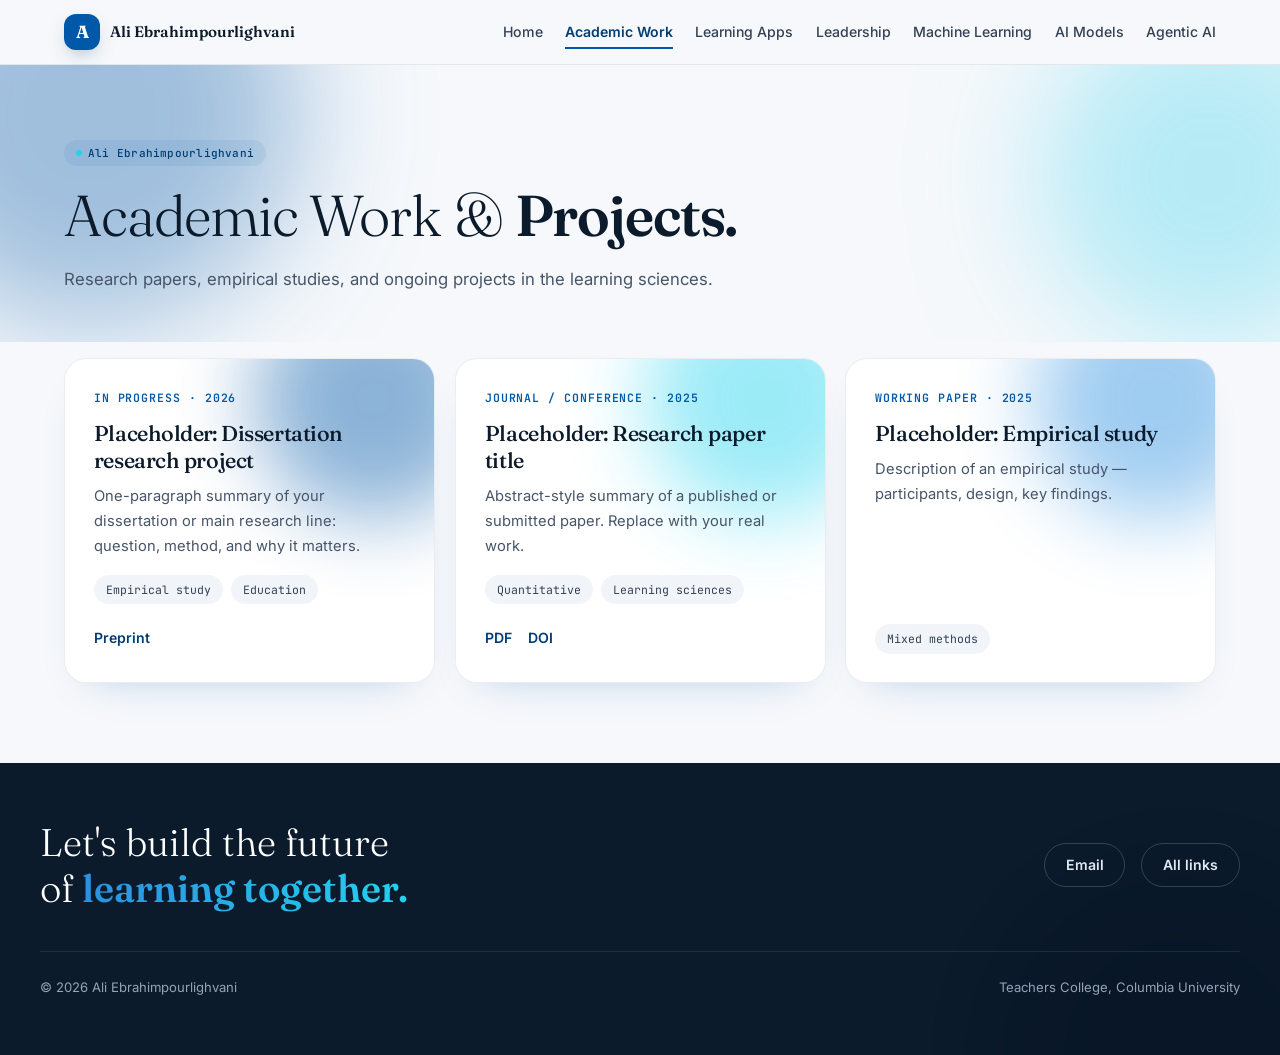
<file: academic.html>
<!DOCTYPE html>
<html lang="en">
<head>
  <meta charset="UTF-8" />
  <meta name="viewport" content="width=device-width, initial-scale=1.0" />
  <title>Academic Work & Projects — Ali Ebrahimpourlighvani</title>
  <meta name="description" content="Research papers, empirical studies, and ongoing projects in the learning sciences." />
  <link rel="preconnect" href="https://fonts.googleapis.com" />
  <link rel="preconnect" href="https://fonts.gstatic.com" crossorigin />
  <link href="https://fonts.googleapis.com/css2?family=Fraunces:opsz,wght@9..144,300;9..144,400;9..144,500;9..144,600;9..144,700&family=Inter:wght@300;400;500;600;700&family=JetBrains+Mono:wght@400;500&display=swap" rel="stylesheet" />
  <link rel="stylesheet" href="style.css" />
</head>
<body>
  <nav class="site-nav">
    <div class="nav-inner">
      <a class="brand" href="index.html">
        <span class="mark">A</span>
        <span class="name">Ali Ebrahimpourlighvani</span>
      </a>
      <button id="nav-toggle" aria-label="Open menu" aria-expanded="false">
        <svg viewBox="0 0 24 24" aria-hidden="true"><line x1="3" y1="6" x2="21" y2="6"/><line x1="3" y1="12" x2="21" y2="12"/><line x1="3" y1="18" x2="21" y2="18"/></svg>
      </button>
      <ul class="nav-links">
        <li><a href="index.html">Home</a></li>
        <li><a href="academic.html">Academic Work</a></li>
        <li><a href="learning-apps.html">Learning Apps</a></li>
        <li><a href="leadership.html">Leadership</a></li>
        <li><a href="machine-learning.html">Machine Learning</a></li>
        <li><a href="ai-models.html">AI Models</a></li>
        <li><a href="agentic-ai.html">Agentic AI</a></li>
      </ul>
    </div>
  </nav>

  <div class="page-hero">
    <div class="blob" style="width:420px;height:420px;background:#0058A8;top:-160px;left:-120px;opacity:.35"></div>
    <div class="blob" style="width:340px;height:340px;background:#22D3EE;top:-60px;right:-100px;animation-delay:-7s;opacity:.3"></div>
    <header class="page-hero-inner reveal">
      <span class="tag" style="margin-bottom:1.2rem"><span class="dot"></span> Ali Ebrahimpourlighvani</span>
      <h1>Academic Work &amp; <b>Projects.</b></h1>
      <p class="lede">Research papers, empirical studies, and ongoing projects in the learning sciences.</p>
    </header>
  </div>

  <main class="page-main">
    <div id="cards" class="grid"></div>
  </main>

  <footer>
    <div class="blob" style="width:400px;height:400px;background:#0058A8;bottom:-200px;right:-100px;opacity:.3"></div>
    <div class="footer-inner">
      <div class="big">Let's build the future<br />of <b>learning together.</b></div>
      <div class="footer-links"><a href="mailto:ae2936@tc.columbia.edu">Email</a><a href="index.html#contact">All links</a></div>
    </div>
    <div class="footer-base">
      <span>&copy; <span data-year></span> Ali Ebrahimpourlighvani</span>
      <span>Teachers College, Columbia University</span>
    </div>
  </footer>

  <script src="content.js"></script>
  <script src="main.js"></script>
  <script>document.addEventListener("DOMContentLoaded", () => renderSection("academic"));</script>
</body>
</html>
</file>
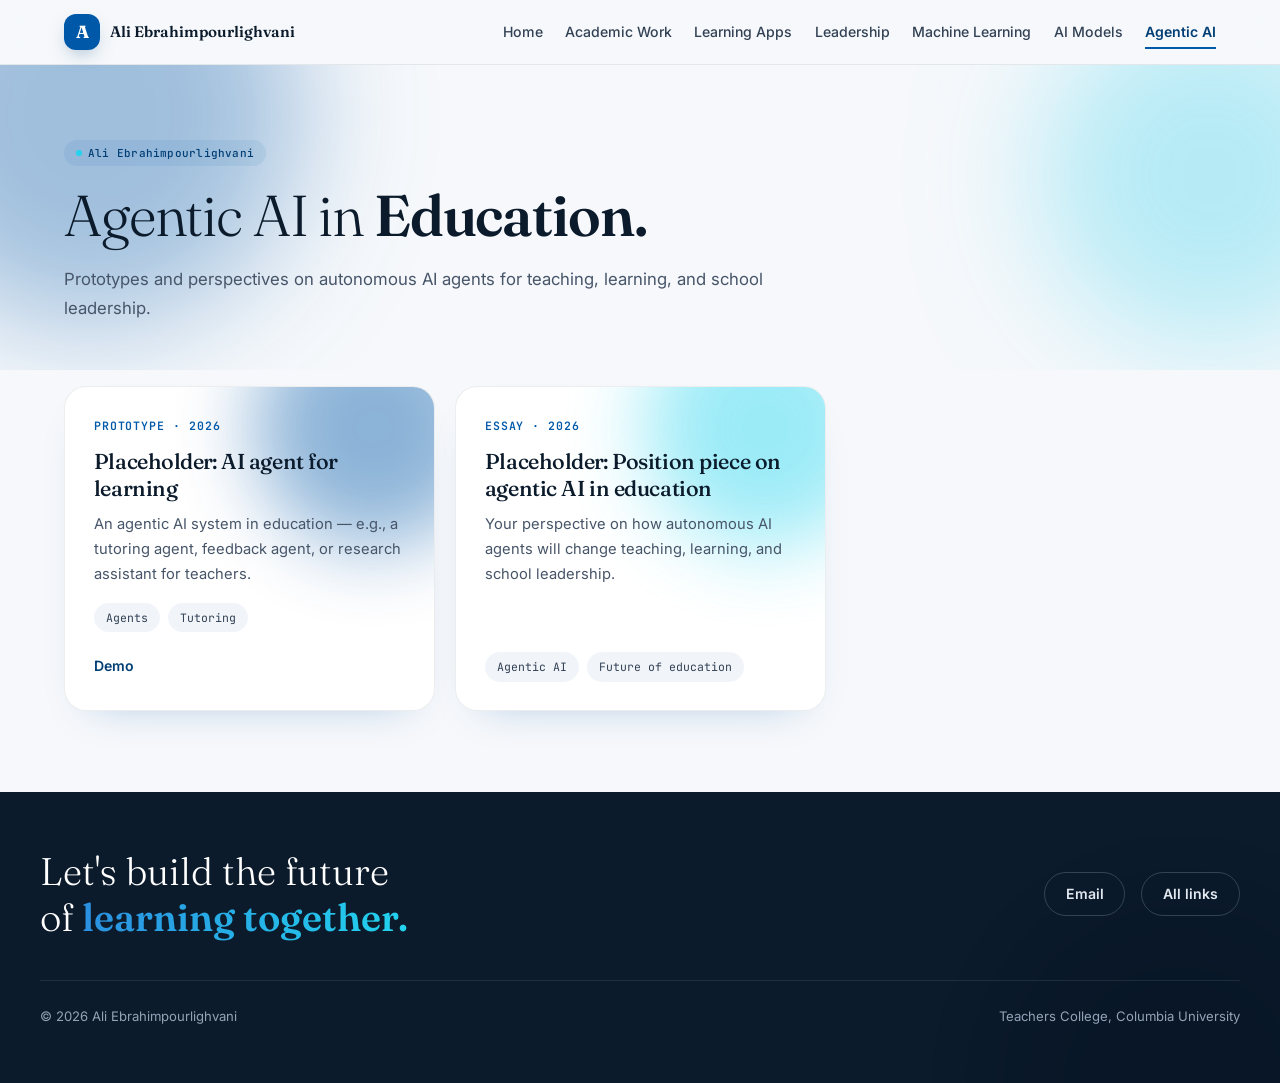
<file: agentic-ai.html>
<!DOCTYPE html>
<html lang="en">
<head>
  <meta charset="UTF-8" />
  <meta name="viewport" content="width=device-width, initial-scale=1.0" />
  <title>Agentic AI in Education — Ali Ebrahimpourlighvani</title>
  <meta name="description" content="Prototypes and perspectives on autonomous AI agents for teaching, learning, and school leadership." />
  <link rel="preconnect" href="https://fonts.googleapis.com" />
  <link rel="preconnect" href="https://fonts.gstatic.com" crossorigin />
  <link href="https://fonts.googleapis.com/css2?family=Fraunces:opsz,wght@9..144,300;9..144,400;9..144,500;9..144,600;9..144,700&family=Inter:wght@300;400;500;600;700&family=JetBrains+Mono:wght@400;500&display=swap" rel="stylesheet" />
  <link rel="stylesheet" href="style.css" />
</head>
<body>
  <nav class="site-nav">
    <div class="nav-inner">
      <a class="brand" href="index.html">
        <span class="mark">A</span>
        <span class="name">Ali Ebrahimpourlighvani</span>
      </a>
      <button id="nav-toggle" aria-label="Open menu" aria-expanded="false">
        <svg viewBox="0 0 24 24" aria-hidden="true"><line x1="3" y1="6" x2="21" y2="6"/><line x1="3" y1="12" x2="21" y2="12"/><line x1="3" y1="18" x2="21" y2="18"/></svg>
      </button>
      <ul class="nav-links">
        <li><a href="index.html">Home</a></li>
        <li><a href="academic.html">Academic Work</a></li>
        <li><a href="learning-apps.html">Learning Apps</a></li>
        <li><a href="leadership.html">Leadership</a></li>
        <li><a href="machine-learning.html">Machine Learning</a></li>
        <li><a href="ai-models.html">AI Models</a></li>
        <li><a href="agentic-ai.html">Agentic AI</a></li>
      </ul>
    </div>
  </nav>

  <div class="page-hero">
    <div class="blob" style="width:420px;height:420px;background:#0058A8;top:-160px;left:-120px;opacity:.35"></div>
    <div class="blob" style="width:340px;height:340px;background:#22D3EE;top:-60px;right:-100px;animation-delay:-7s;opacity:.3"></div>
    <header class="page-hero-inner reveal">
      <span class="tag" style="margin-bottom:1.2rem"><span class="dot"></span> Ali Ebrahimpourlighvani</span>
      <h1>Agentic AI in <b>Education.</b></h1>
      <p class="lede">Prototypes and perspectives on autonomous AI agents for teaching, learning, and school leadership.</p>
    </header>
  </div>

  <main class="page-main">
    <div id="cards" class="grid"></div>
  </main>

  <footer>
    <div class="blob" style="width:400px;height:400px;background:#0058A8;bottom:-200px;right:-100px;opacity:.3"></div>
    <div class="footer-inner">
      <div class="big">Let's build the future<br />of <b>learning together.</b></div>
      <div class="footer-links"><a href="mailto:ae2936@tc.columbia.edu">Email</a><a href="index.html#contact">All links</a></div>
    </div>
    <div class="footer-base">
      <span>&copy; <span data-year></span> Ali Ebrahimpourlighvani</span>
      <span>Teachers College, Columbia University</span>
    </div>
  </footer>

  <script src="content.js"></script>
  <script src="main.js"></script>
  <script>document.addEventListener("DOMContentLoaded", () => renderSection("agentic"));</script>
</body>
</html>
</file>
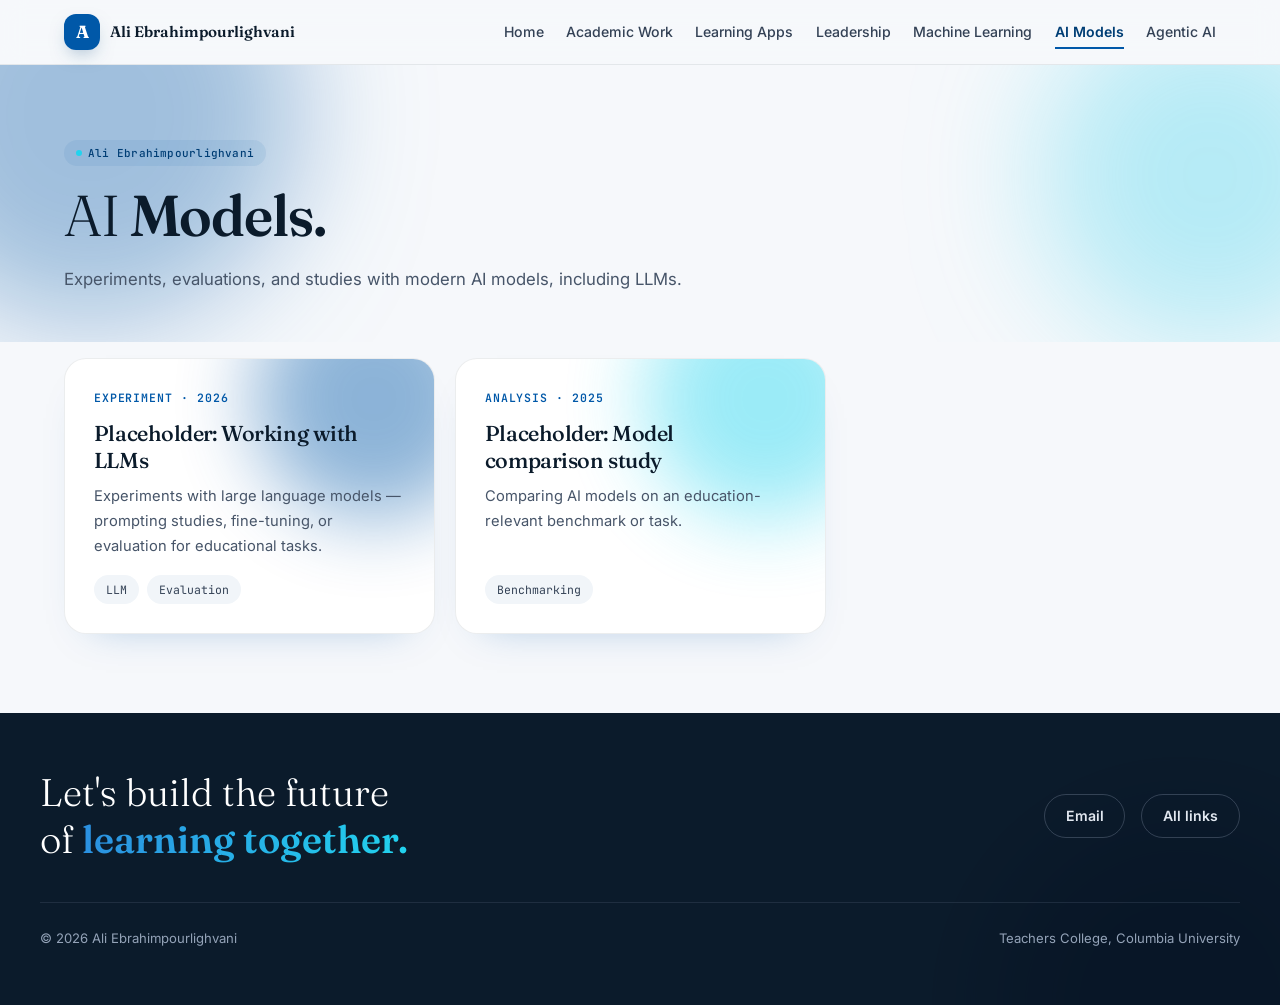
<file: ai-models.html>
<!DOCTYPE html>
<html lang="en">
<head>
  <meta charset="UTF-8" />
  <meta name="viewport" content="width=device-width, initial-scale=1.0" />
  <title>AI Models — Ali Ebrahimpourlighvani</title>
  <meta name="description" content="Experiments, evaluations, and studies with modern AI models, including LLMs." />
  <link rel="preconnect" href="https://fonts.googleapis.com" />
  <link rel="preconnect" href="https://fonts.gstatic.com" crossorigin />
  <link href="https://fonts.googleapis.com/css2?family=Fraunces:opsz,wght@9..144,300;9..144,400;9..144,500;9..144,600;9..144,700&family=Inter:wght@300;400;500;600;700&family=JetBrains+Mono:wght@400;500&display=swap" rel="stylesheet" />
  <link rel="stylesheet" href="style.css" />
</head>
<body>
  <nav class="site-nav">
    <div class="nav-inner">
      <a class="brand" href="index.html">
        <span class="mark">A</span>
        <span class="name">Ali Ebrahimpourlighvani</span>
      </a>
      <button id="nav-toggle" aria-label="Open menu" aria-expanded="false">
        <svg viewBox="0 0 24 24" aria-hidden="true"><line x1="3" y1="6" x2="21" y2="6"/><line x1="3" y1="12" x2="21" y2="12"/><line x1="3" y1="18" x2="21" y2="18"/></svg>
      </button>
      <ul class="nav-links">
        <li><a href="index.html">Home</a></li>
        <li><a href="academic.html">Academic Work</a></li>
        <li><a href="learning-apps.html">Learning Apps</a></li>
        <li><a href="leadership.html">Leadership</a></li>
        <li><a href="machine-learning.html">Machine Learning</a></li>
        <li><a href="ai-models.html">AI Models</a></li>
        <li><a href="agentic-ai.html">Agentic AI</a></li>
      </ul>
    </div>
  </nav>

  <div class="page-hero">
    <div class="blob" style="width:420px;height:420px;background:#0058A8;top:-160px;left:-120px;opacity:.35"></div>
    <div class="blob" style="width:340px;height:340px;background:#22D3EE;top:-60px;right:-100px;animation-delay:-7s;opacity:.3"></div>
    <header class="page-hero-inner reveal">
      <span class="tag" style="margin-bottom:1.2rem"><span class="dot"></span> Ali Ebrahimpourlighvani</span>
      <h1>AI <b>Models.</b></h1>
      <p class="lede">Experiments, evaluations, and studies with modern AI models, including LLMs.</p>
    </header>
  </div>

  <main class="page-main">
    <div id="cards" class="grid"></div>
  </main>

  <footer>
    <div class="blob" style="width:400px;height:400px;background:#0058A8;bottom:-200px;right:-100px;opacity:.3"></div>
    <div class="footer-inner">
      <div class="big">Let's build the future<br />of <b>learning together.</b></div>
      <div class="footer-links"><a href="mailto:ae2936@tc.columbia.edu">Email</a><a href="index.html#contact">All links</a></div>
    </div>
    <div class="footer-base">
      <span>&copy; <span data-year></span> Ali Ebrahimpourlighvani</span>
      <span>Teachers College, Columbia University</span>
    </div>
  </footer>

  <script src="content.js"></script>
  <script src="main.js"></script>
  <script>document.addEventListener("DOMContentLoaded", () => renderSection("aimodels"));</script>
</body>
</html>
</file>
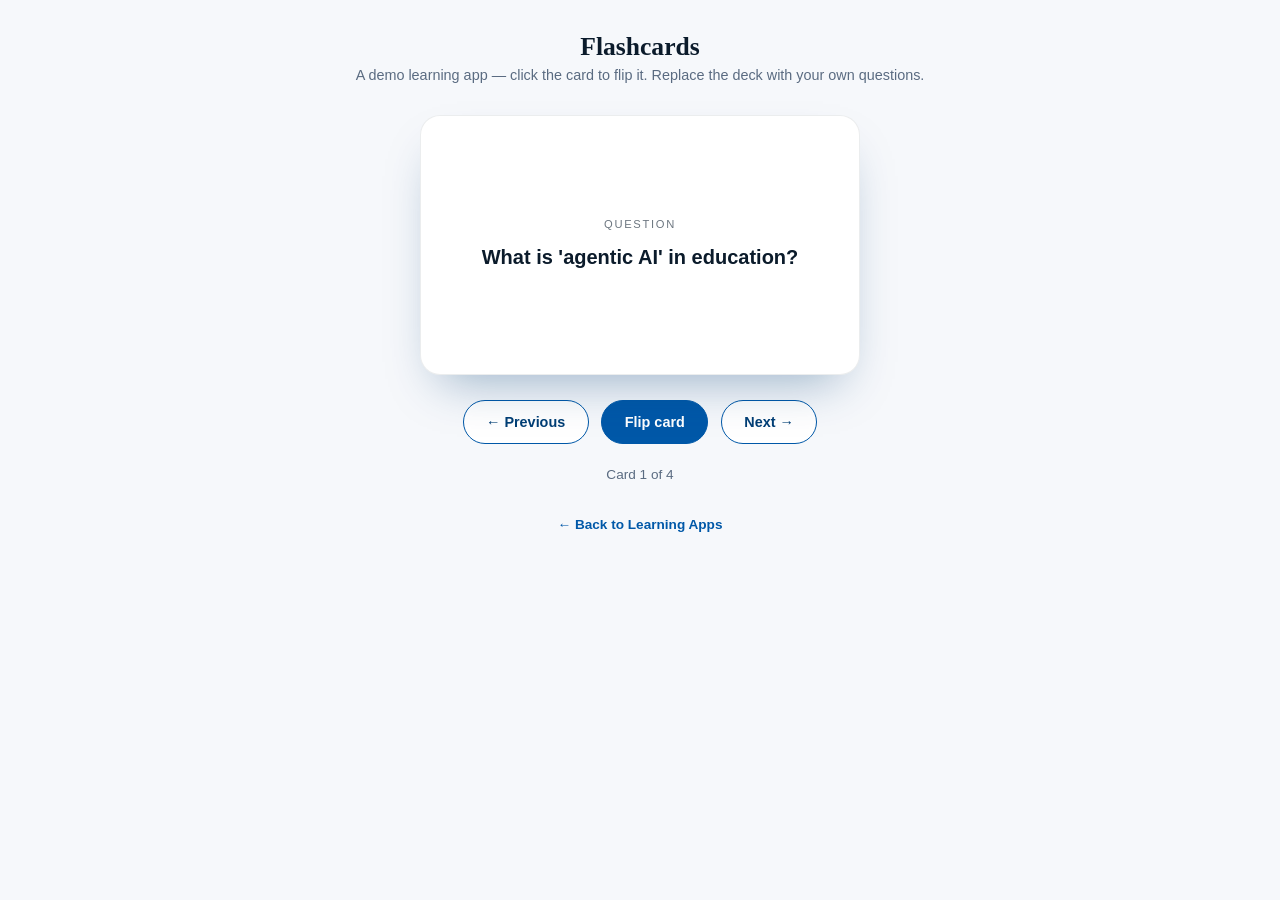
<file: flashcards-app.html>
<!DOCTYPE html>
<html lang="en">
<head>
  <meta charset="UTF-8" />
  <meta name="viewport" content="width=device-width, initial-scale=1.0" />
  <title>Flashcards — a demo learning app by Ali Ebrahimpourlighvani</title>
  <style>
    :root { --cu:#0058A8; --cu-deep:#003E75; --cyan:#22D3EE; --ink:#0B1B2B; --paper:#F6F8FB; }
    * { margin:0; padding:0; box-sizing:border-box; }
    body { font-family:-apple-system,"Segoe UI",Roboto,sans-serif; background:var(--paper); color:var(--ink);
           min-height:100vh; display:flex; flex-direction:column; align-items:center; padding:2rem 1rem; }
    h1 { font-family:Georgia,serif; font-size:1.6rem; }
    .sub { color:#5a6b81; font-size:0.9rem; margin-top:0.3rem; }
    .card { margin-top:2rem; width:min(440px,92vw); height:260px; perspective:1000px; cursor:pointer; }
    .card-inner { position:relative; width:100%; height:100%; transition:transform 0.6s cubic-bezier(.2,.7,.2,1); transform-style:preserve-3d; }
    .card.flipped .card-inner { transform:rotateY(180deg); }
    .face { position:absolute; inset:0; backface-visibility:hidden; border-radius:20px; display:flex; flex-direction:column;
            align-items:center; justify-content:center; padding:1.5rem; text-align:center;
            box-shadow:0 24px 48px -20px rgba(0,62,117,.4); }
    .front { background:#fff; border:1px solid rgba(11,27,43,.08); }
    .back  { background:linear-gradient(135deg,var(--cu),var(--cu-deep)); color:#fff; transform:rotateY(180deg); }
    .face .k { font-size:0.7rem; text-transform:uppercase; letter-spacing:.15em; opacity:.6; margin-bottom:0.8rem; }
    .face .q { font-size:1.25rem; font-weight:600; line-height:1.45; }
    .controls { margin-top:1.6rem; display:flex; gap:0.8rem; flex-wrap:wrap; justify-content:center; }
    button { min-height:44px; padding:0.6rem 1.4rem; border-radius:999px; border:1.5px solid var(--cu);
             background:#fff; color:var(--cu-deep); font-weight:600; font-size:0.9rem; cursor:pointer; transition:all .25s; }
    button:hover { background:var(--cu); color:#fff; transform:translateY(-2px); }
    button.primary { background:var(--cu); color:#fff; }
    .progress { margin-top:1.4rem; font-size:0.85rem; color:#5a6b81; }
    .home { margin-top:2.2rem; font-size:0.85rem; }
    .home a { color:var(--cu); font-weight:600; text-decoration:none; }
    @media (prefers-reduced-motion: reduce){ .card-inner { transition:none; } }
  </style>
</head>
<body>
  <h1>Flashcards</h1>
  <p class="sub">A demo learning app — click the card to flip it. Replace the deck with your own questions.</p>

  <div class="card" id="card" role="button" tabindex="0" aria-label="Flashcard — click to flip">
    <div class="card-inner">
      <div class="face front"><div class="k">Question</div><div class="q" id="q"></div></div>
      <div class="face back"><div class="k">Answer</div><div class="q" id="a"></div></div>
    </div>
  </div>

  <div class="controls">
    <button id="prev">← Previous</button>
    <button class="primary" id="flip">Flip card</button>
    <button id="next">Next →</button>
  </div>
  <div class="progress" id="progress"></div>
  <p class="home"><a href="learning-apps.html">← Back to Learning Apps</a></p>

  <script>
    /* EDIT YOUR DECK HERE */
    const DECK = [
      { q: "What is 'agentic AI' in education?", a: "AI systems that can plan and act autonomously toward learning goals — e.g., a tutoring agent that adapts its own strategy." },
      { q: "What does ZPD stand for?", a: "Zone of Proximal Development — what a learner can do with guidance but not yet alone (Vygotsky)." },
      { q: "What is retrieval practice?", a: "Strengthening memory by actively recalling information — like using these flashcards!" },
      { q: "What is scaffolding?", a: "Temporary support that helps a learner accomplish a task, gradually removed as competence grows." },
    ];
    let i = 0;
    const card = document.getElementById("card");
    function show() {
      card.classList.remove("flipped");
      document.getElementById("q").textContent = DECK[i].q;
      document.getElementById("a").textContent = DECK[i].a;
      document.getElementById("progress").textContent = `Card ${i + 1} of ${DECK.length}`;
    }
    function flip() { card.classList.toggle("flipped"); }
    card.addEventListener("click", flip);
    card.addEventListener("keydown", (e) => { if (e.key === "Enter" || e.key === " ") { e.preventDefault(); flip(); } });
    document.getElementById("flip").addEventListener("click", flip);
    document.getElementById("next").addEventListener("click", () => { i = (i + 1) % DECK.length; show(); });
    document.getElementById("prev").addEventListener("click", () => { i = (i - 1 + DECK.length) % DECK.length; show(); });
    show();
  </script>
</body>
</html>
</file>
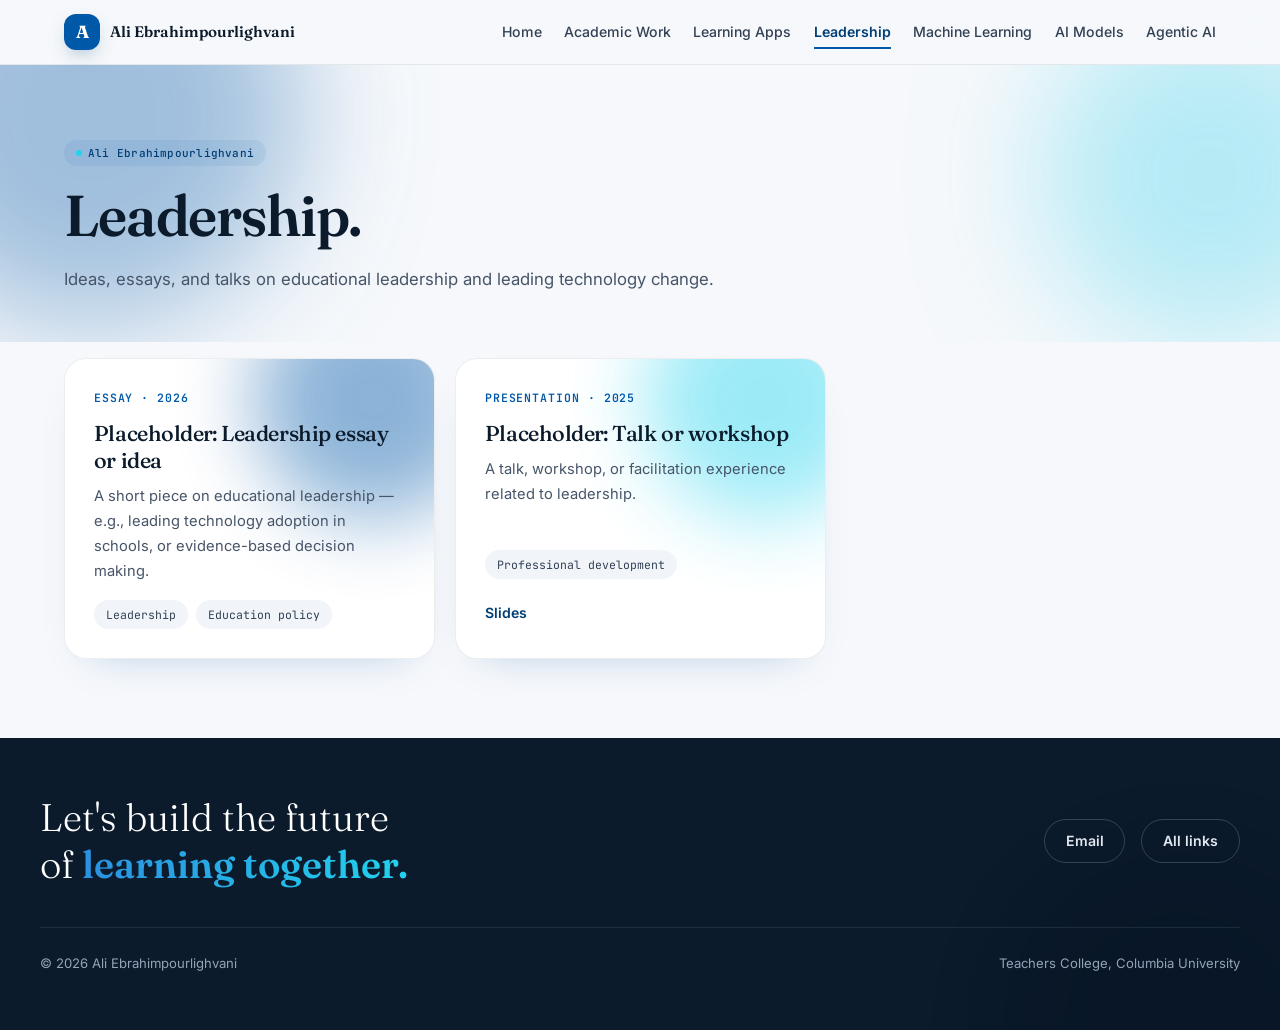
<file: leadership.html>
<!DOCTYPE html>
<html lang="en">
<head>
  <meta charset="UTF-8" />
  <meta name="viewport" content="width=device-width, initial-scale=1.0" />
  <title>Leadership — Ali Ebrahimpourlighvani</title>
  <meta name="description" content="Ideas, essays, and talks on educational leadership and leading technology change." />
  <link rel="preconnect" href="https://fonts.googleapis.com" />
  <link rel="preconnect" href="https://fonts.gstatic.com" crossorigin />
  <link href="https://fonts.googleapis.com/css2?family=Fraunces:opsz,wght@9..144,300;9..144,400;9..144,500;9..144,600;9..144,700&family=Inter:wght@300;400;500;600;700&family=JetBrains+Mono:wght@400;500&display=swap" rel="stylesheet" />
  <link rel="stylesheet" href="style.css" />
</head>
<body>
  <nav class="site-nav">
    <div class="nav-inner">
      <a class="brand" href="index.html">
        <span class="mark">A</span>
        <span class="name">Ali Ebrahimpourlighvani</span>
      </a>
      <button id="nav-toggle" aria-label="Open menu" aria-expanded="false">
        <svg viewBox="0 0 24 24" aria-hidden="true"><line x1="3" y1="6" x2="21" y2="6"/><line x1="3" y1="12" x2="21" y2="12"/><line x1="3" y1="18" x2="21" y2="18"/></svg>
      </button>
      <ul class="nav-links">
        <li><a href="index.html">Home</a></li>
        <li><a href="academic.html">Academic Work</a></li>
        <li><a href="learning-apps.html">Learning Apps</a></li>
        <li><a href="leadership.html">Leadership</a></li>
        <li><a href="machine-learning.html">Machine Learning</a></li>
        <li><a href="ai-models.html">AI Models</a></li>
        <li><a href="agentic-ai.html">Agentic AI</a></li>
      </ul>
    </div>
  </nav>

  <div class="page-hero">
    <div class="blob" style="width:420px;height:420px;background:#0058A8;top:-160px;left:-120px;opacity:.35"></div>
    <div class="blob" style="width:340px;height:340px;background:#22D3EE;top:-60px;right:-100px;animation-delay:-7s;opacity:.3"></div>
    <header class="page-hero-inner reveal">
      <span class="tag" style="margin-bottom:1.2rem"><span class="dot"></span> Ali Ebrahimpourlighvani</span>
      <h1><b>Leadership.</b></h1>
      <p class="lede">Ideas, essays, and talks on educational leadership and leading technology change.</p>
    </header>
  </div>

  <main class="page-main">
    <div id="cards" class="grid"></div>
  </main>

  <footer>
    <div class="blob" style="width:400px;height:400px;background:#0058A8;bottom:-200px;right:-100px;opacity:.3"></div>
    <div class="footer-inner">
      <div class="big">Let's build the future<br />of <b>learning together.</b></div>
      <div class="footer-links"><a href="mailto:ae2936@tc.columbia.edu">Email</a><a href="index.html#contact">All links</a></div>
    </div>
    <div class="footer-base">
      <span>&copy; <span data-year></span> Ali Ebrahimpourlighvani</span>
      <span>Teachers College, Columbia University</span>
    </div>
  </footer>

  <script src="content.js"></script>
  <script src="main.js"></script>
  <script>document.addEventListener("DOMContentLoaded", () => renderSection("leadership"));</script>
</body>
</html>
</file>
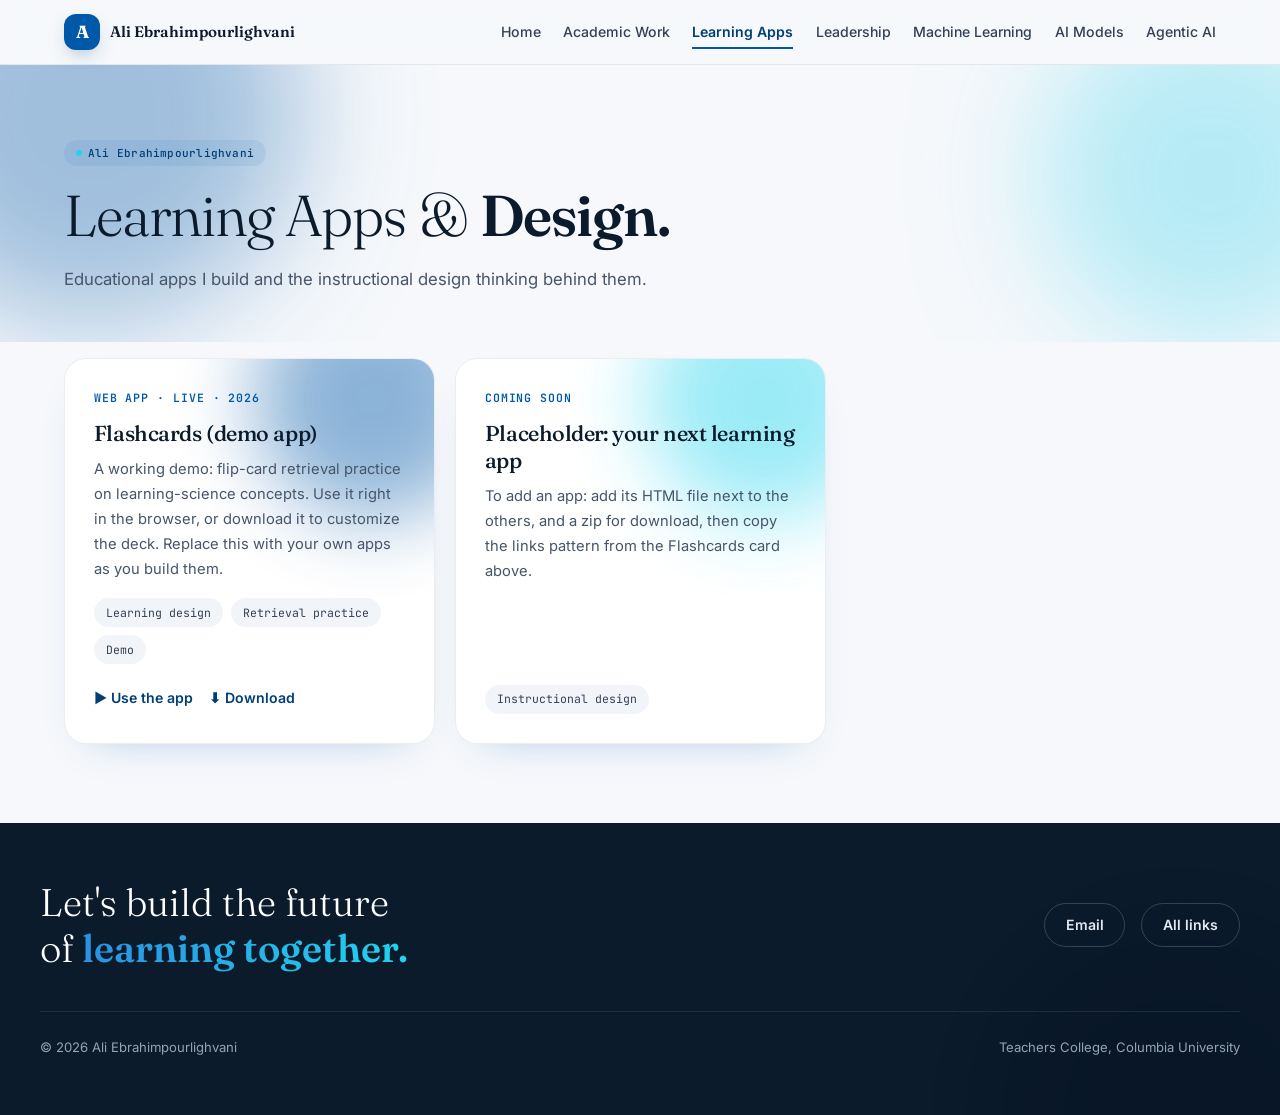
<file: learning-apps.html>
<!DOCTYPE html>
<html lang="en">
<head>
  <meta charset="UTF-8" />
  <meta name="viewport" content="width=device-width, initial-scale=1.0" />
  <title>Learning Apps & Design — Ali Ebrahimpourlighvani</title>
  <meta name="description" content="Educational apps I build and the instructional design thinking behind them." />
  <link rel="preconnect" href="https://fonts.googleapis.com" />
  <link rel="preconnect" href="https://fonts.gstatic.com" crossorigin />
  <link href="https://fonts.googleapis.com/css2?family=Fraunces:opsz,wght@9..144,300;9..144,400;9..144,500;9..144,600;9..144,700&family=Inter:wght@300;400;500;600;700&family=JetBrains+Mono:wght@400;500&display=swap" rel="stylesheet" />
  <link rel="stylesheet" href="style.css" />
</head>
<body>
  <nav class="site-nav">
    <div class="nav-inner">
      <a class="brand" href="index.html">
        <span class="mark">A</span>
        <span class="name">Ali Ebrahimpourlighvani</span>
      </a>
      <button id="nav-toggle" aria-label="Open menu" aria-expanded="false">
        <svg viewBox="0 0 24 24" aria-hidden="true"><line x1="3" y1="6" x2="21" y2="6"/><line x1="3" y1="12" x2="21" y2="12"/><line x1="3" y1="18" x2="21" y2="18"/></svg>
      </button>
      <ul class="nav-links">
        <li><a href="index.html">Home</a></li>
        <li><a href="academic.html">Academic Work</a></li>
        <li><a href="learning-apps.html">Learning Apps</a></li>
        <li><a href="leadership.html">Leadership</a></li>
        <li><a href="machine-learning.html">Machine Learning</a></li>
        <li><a href="ai-models.html">AI Models</a></li>
        <li><a href="agentic-ai.html">Agentic AI</a></li>
      </ul>
    </div>
  </nav>

  <div class="page-hero">
    <div class="blob" style="width:420px;height:420px;background:#0058A8;top:-160px;left:-120px;opacity:.35"></div>
    <div class="blob" style="width:340px;height:340px;background:#22D3EE;top:-60px;right:-100px;animation-delay:-7s;opacity:.3"></div>
    <header class="page-hero-inner reveal">
      <span class="tag" style="margin-bottom:1.2rem"><span class="dot"></span> Ali Ebrahimpourlighvani</span>
      <h1>Learning Apps &amp; <b>Design.</b></h1>
      <p class="lede">Educational apps I build and the instructional design thinking behind them.</p>
    </header>
  </div>

  <main class="page-main">
    <div id="cards" class="grid"></div>
  </main>

  <footer>
    <div class="blob" style="width:400px;height:400px;background:#0058A8;bottom:-200px;right:-100px;opacity:.3"></div>
    <div class="footer-inner">
      <div class="big">Let's build the future<br />of <b>learning together.</b></div>
      <div class="footer-links"><a href="mailto:ae2936@tc.columbia.edu">Email</a><a href="index.html#contact">All links</a></div>
    </div>
    <div class="footer-base">
      <span>&copy; <span data-year></span> Ali Ebrahimpourlighvani</span>
      <span>Teachers College, Columbia University</span>
    </div>
  </footer>

  <script src="content.js"></script>
  <script src="main.js"></script>
  <script>document.addEventListener("DOMContentLoaded", () => renderSection("apps"));</script>
</body>
</html>
</file>
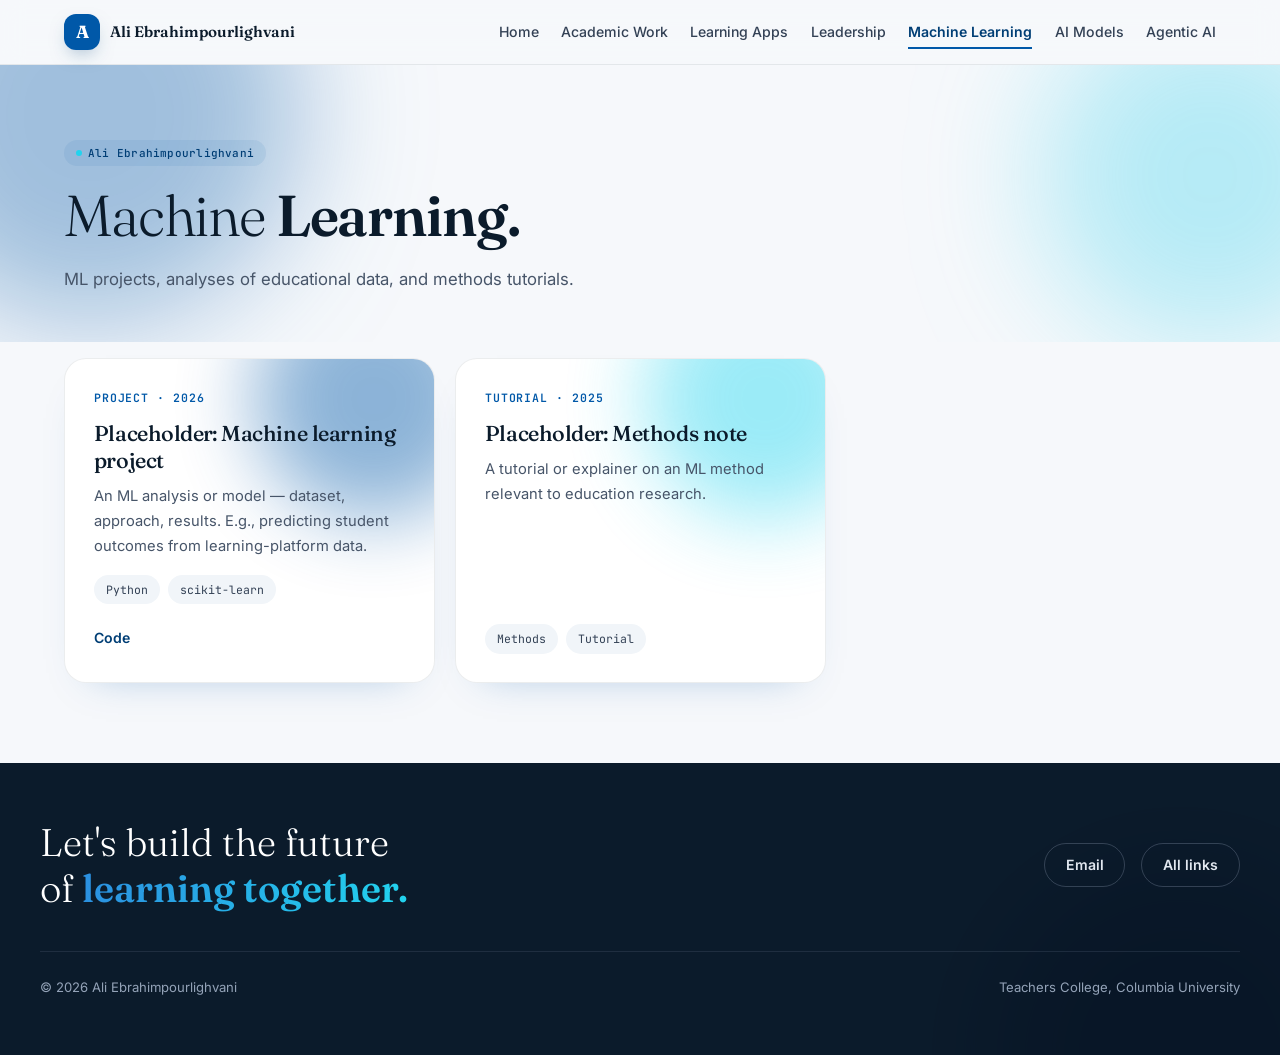
<file: machine-learning.html>
<!DOCTYPE html>
<html lang="en">
<head>
  <meta charset="UTF-8" />
  <meta name="viewport" content="width=device-width, initial-scale=1.0" />
  <title>Machine Learning — Ali Ebrahimpourlighvani</title>
  <meta name="description" content="ML projects, analyses of educational data, and methods tutorials." />
  <link rel="preconnect" href="https://fonts.googleapis.com" />
  <link rel="preconnect" href="https://fonts.gstatic.com" crossorigin />
  <link href="https://fonts.googleapis.com/css2?family=Fraunces:opsz,wght@9..144,300;9..144,400;9..144,500;9..144,600;9..144,700&family=Inter:wght@300;400;500;600;700&family=JetBrains+Mono:wght@400;500&display=swap" rel="stylesheet" />
  <link rel="stylesheet" href="style.css" />
</head>
<body>
  <nav class="site-nav">
    <div class="nav-inner">
      <a class="brand" href="index.html">
        <span class="mark">A</span>
        <span class="name">Ali Ebrahimpourlighvani</span>
      </a>
      <button id="nav-toggle" aria-label="Open menu" aria-expanded="false">
        <svg viewBox="0 0 24 24" aria-hidden="true"><line x1="3" y1="6" x2="21" y2="6"/><line x1="3" y1="12" x2="21" y2="12"/><line x1="3" y1="18" x2="21" y2="18"/></svg>
      </button>
      <ul class="nav-links">
        <li><a href="index.html">Home</a></li>
        <li><a href="academic.html">Academic Work</a></li>
        <li><a href="learning-apps.html">Learning Apps</a></li>
        <li><a href="leadership.html">Leadership</a></li>
        <li><a href="machine-learning.html">Machine Learning</a></li>
        <li><a href="ai-models.html">AI Models</a></li>
        <li><a href="agentic-ai.html">Agentic AI</a></li>
      </ul>
    </div>
  </nav>

  <div class="page-hero">
    <div class="blob" style="width:420px;height:420px;background:#0058A8;top:-160px;left:-120px;opacity:.35"></div>
    <div class="blob" style="width:340px;height:340px;background:#22D3EE;top:-60px;right:-100px;animation-delay:-7s;opacity:.3"></div>
    <header class="page-hero-inner reveal">
      <span class="tag" style="margin-bottom:1.2rem"><span class="dot"></span> Ali Ebrahimpourlighvani</span>
      <h1>Machine <b>Learning.</b></h1>
      <p class="lede">ML projects, analyses of educational data, and methods tutorials.</p>
    </header>
  </div>

  <main class="page-main">
    <div id="cards" class="grid"></div>
  </main>

  <footer>
    <div class="blob" style="width:400px;height:400px;background:#0058A8;bottom:-200px;right:-100px;opacity:.3"></div>
    <div class="footer-inner">
      <div class="big">Let's build the future<br />of <b>learning together.</b></div>
      <div class="footer-links"><a href="mailto:ae2936@tc.columbia.edu">Email</a><a href="index.html#contact">All links</a></div>
    </div>
    <div class="footer-base">
      <span>&copy; <span data-year></span> Ali Ebrahimpourlighvani</span>
      <span>Teachers College, Columbia University</span>
    </div>
  </footer>

  <script src="content.js"></script>
  <script src="main.js"></script>
  <script>document.addEventListener("DOMContentLoaded", () => renderSection("ml"));</script>
</body>
</html>
</file>
<file: style.css>
/* ============================================================
   Ali Ebrahimpourlighvani — Personal Academic Website  v3
   Design: 21st AI sketch (Take 1) + ui-ux-pro-max design system.
   Fraunces display serif · Inter body · JetBrains Mono accents.
   Columbia blue + cyan, animated gradient blobs, bento grid.
   ============================================================ */

:root {
  --cu: #0058a8;
  --cu-deep: #003e75;
  --cu-light: #2b8fe0;
  --cyan: #22d3ee;
  --ink: #0b1b2b;
  --paper: #f6f8fb;
  --paper-2: #eef3f9;
  --slate: #475569;
  --slate-light: #64748b;
  --line: rgba(11, 27, 43, 0.08);
  --font-display: "Fraunces", Georgia, serif;
  --font-body: "Inter", -apple-system, "Segoe UI", sans-serif;
  --font-mono: "JetBrains Mono", ui-monospace, monospace;
  --maxw: 1200px;
  --ease: cubic-bezier(0.2, 0.7, 0.2, 1);
}

* { margin: 0; padding: 0; box-sizing: border-box; }
html { scroll-behavior: smooth; }
body {
  font-family: var(--font-body);
  color: var(--ink);
  background: var(--paper);
  line-height: 1.7;
  min-height: 100vh;
  display: flex; flex-direction: column;
  overflow-x: hidden;
  -webkit-font-smoothing: antialiased;
}

h1, h2, h3 { font-family: var(--font-display); letter-spacing: -0.02em; font-weight: 500; }
a { color: var(--cu); text-decoration: none; cursor: pointer; }
a:focus-visible, button:focus-visible { outline: 3px solid var(--cyan); outline-offset: 3px; border-radius: 6px; }

.mono { font-family: var(--font-mono); }
.grad-text {
  background: linear-gradient(100deg, var(--cu) 0%, var(--cu-light) 40%, var(--cyan) 100%);
  -webkit-background-clip: text; background-clip: text; color: transparent;
  background-size: 200% auto; animation: shine 6s linear infinite;
}
@keyframes shine { to { background-position: 200% center; } }

/* ---------- Animated gradient blobs ---------- */
.blob {
  position: absolute; border-radius: 50%; filter: blur(60px); opacity: 0.5;
  mix-blend-mode: multiply; animation: float 18s ease-in-out infinite;
  pointer-events: none;
}
@keyframes float {
  0%, 100% { transform: translate(0, 0) scale(1); }
  33% { transform: translate(40px, -30px) scale(1.15); }
  66% { transform: translate(-30px, 25px) scale(0.95); }
}

/* ---------- Reveal on scroll ---------- */
.reveal { opacity: 0; transform: translateY(22px); transition: opacity 0.6s var(--ease), transform 0.6s var(--ease); }
.reveal.visible { opacity: 1; transform: none; }

@media (prefers-reduced-motion: reduce) {
  * { animation: none !important; transition: none !important; }
  .reveal { opacity: 1; transform: none; }
  html { scroll-behavior: auto; }
}

/* ---------- Nav ---------- */
nav.site-nav {
  position: sticky; top: 0; z-index: 100;
  backdrop-filter: blur(12px);
  background: rgba(246, 248, 251, 0.75);
  border-bottom: 1px solid var(--line);
}
.nav-inner {
  max-width: var(--maxw); margin: 0 auto; padding: 0 1.5rem;
  height: 64px; display: flex; align-items: center; justify-content: space-between; gap: 1rem;
}
.brand { display: flex; align-items: center; gap: 0.65rem; }
.brand .mark {
  display: grid; place-items: center; width: 36px; height: 36px; border-radius: 12px;
  background: var(--cu); color: #fff; font-family: var(--font-display);
  font-weight: 700; font-size: 1.1rem; box-shadow: 0 8px 20px -8px rgba(0, 62, 117, 0.5);
}
.brand .name { font-family: var(--font-display); font-weight: 600; font-size: 0.95rem; color: var(--ink); }
.nav-links { display: flex; align-items: center; gap: 1.4rem; list-style: none; }
.nav-links a {
  position: relative; color: #334155; font-size: 0.88rem; font-weight: 500;
  padding: 0.4rem 0; white-space: nowrap;
}
.nav-links a::after {
  content: ""; position: absolute; left: 0; bottom: -2px; width: 0; height: 2px;
  background: var(--cu); transition: width 0.3s var(--ease);
}
.nav-links a:hover::after, .nav-links a.active::after { width: 100%; }
.nav-links a.active { color: var(--cu-deep); font-weight: 600; }
#nav-toggle {
  display: none; background: none; border: 1px solid var(--line); color: var(--ink);
  border-radius: 10px; padding: 0.5rem 0.7rem; cursor: pointer; min-width: 44px; min-height: 44px;
}
#nav-toggle svg { width: 20px; height: 20px; stroke: currentColor; fill: none; stroke-width: 2; stroke-linecap: round; }

/* ---------- Buttons ---------- */
.btn-primary {
  position: relative; overflow: hidden; display: inline-flex; align-items: center; gap: 0.5rem;
  color: #fff; border-radius: 999px; padding: 0.85rem 1.7rem; min-height: 44px;
  font-size: 0.9rem; font-weight: 600;
  background: linear-gradient(135deg, var(--cu) 0%, var(--cu-deep) 100%);
  box-shadow: 0 12px 30px -10px rgba(0, 88, 168, 0.6), inset 0 0 0 1px rgba(255, 255, 255, 0.1);
  transition: transform 0.3s var(--ease), box-shadow 0.3s var(--ease);
}
.btn-primary:hover { transform: translateY(-2px); box-shadow: 0 18px 40px -10px rgba(0, 88, 168, 0.7); text-decoration: none; }
.btn-primary::after {
  content: ""; position: absolute; top: 0; left: -100%; width: 60%; height: 100%;
  background: linear-gradient(90deg, transparent, rgba(255, 255, 255, 0.35), transparent);
  transform: skewX(-20deg); transition: left 0.7s var(--ease);
}
.btn-primary:hover::after { left: 130%; }
.btn-ghost {
  display: inline-flex; align-items: center; gap: 0.5rem;
  border-radius: 999px; padding: 0.85rem 1.7rem; min-height: 44px;
  font-size: 0.9rem; font-weight: 600; color: var(--cu-deep);
  background: #fff; border: 1px solid rgba(0, 88, 168, 0.25);
  transition: all 0.3s var(--ease);
}
.btn-ghost:hover { background: var(--cu); color: #fff; border-color: var(--cu); transform: translateY(-2px); text-decoration: none; }
.btn-primary svg, .btn-ghost svg { width: 16px; height: 16px; stroke: currentColor; fill: none; stroke-width: 2.5; stroke-linecap: round; stroke-linejoin: round; }

/* ---------- Tag chip ---------- */
.tag {
  display: inline-flex; align-items: center; gap: 6px; font-size: 11px; font-weight: 500;
  padding: 4px 12px; border-radius: 999px; background: rgba(0, 88, 168, 0.08);
  color: var(--cu-deep); font-family: var(--font-mono); letter-spacing: 0.02em;
}
.tag .dot { width: 6px; height: 6px; border-radius: 50%; background: var(--cyan); animation: pulse 2s infinite; }
@keyframes pulse { 50% { box-shadow: 0 0 0 6px rgba(34, 211, 238, 0.15); } }

/* ---------- Hero ---------- */
.hero-section { position: relative; padding: 5.5rem 0 0; overflow: hidden; }
.hero {
  position: relative; max-width: var(--maxw); margin: 0 auto; padding: 0 1.5rem;
  display: grid; grid-template-columns: 7fr 5fr; gap: 4rem; align-items: center;
}
.hero-text .kicker-row { display: flex; align-items: center; gap: 0.8rem; margin-bottom: 1.4rem; flex-wrap: wrap; }
.hero-text .loc { font-family: var(--font-mono); font-size: 0.75rem; color: var(--slate-light); }
.hero-text h1 { font-size: clamp(2.6rem, 6.5vw, 5rem); line-height: 1.0; font-weight: 300; }
.hero-text h1 b { font-weight: 600; }
.hero-text .tagline { margin-top: 1.5rem; font-size: 1.15rem; color: #334155; max-width: 34rem; }
.hero-text .tagline em { font-style: normal; color: var(--cu-deep); font-weight: 600; }
.hero-cta { margin-top: 2.2rem; display: flex; flex-wrap: wrap; gap: 1rem; align-items: center; }
.hero-stats { margin-top: 3rem; display: flex; align-items: center; gap: 2rem; flex-wrap: wrap; }
.hero-stats .stat .num { font-family: var(--font-display); font-weight: 600; font-size: 1.7rem; color: var(--cu-deep); line-height: 1.2; }
.hero-stats .stat .lbl { font-size: 0.7rem; text-transform: uppercase; letter-spacing: 0.1em; color: var(--slate-light); }
.hero-stats .sep { width: 1px; height: 40px; background: #cbd5e1; }

/* Portrait */
.portrait-wrap { position: relative; justify-self: center; }
.portrait-frame {
  position: relative; border-radius: 28px; overflow: hidden;
  width: min(400px, 82vw); aspect-ratio: 4 / 5;
  box-shadow: 0 40px 80px -30px rgba(0, 62, 117, 0.55), 0 0 0 1px var(--line);
}
.portrait-frame::after {
  content: ""; position: absolute; inset: 0; pointer-events: none;
  background: linear-gradient(180deg, transparent 40%, rgba(0, 62, 117, 0.55) 100%);
}
.portrait-frame img { width: 100%; height: 100%; object-fit: cover; transition: transform 1.2s var(--ease); }
.portrait-frame:hover img { transform: scale(1.05); }
.portrait-frame .caption { position: absolute; bottom: 20px; left: 20px; right: 20px; z-index: 2; color: #fff; }
.portrait-frame .caption .k { font-family: var(--font-mono); font-size: 10px; text-transform: uppercase; letter-spacing: 0.2em; opacity: 0.8; }
.portrait-frame .caption .v { font-family: var(--font-display); font-size: 1.1rem; font-weight: 500; margin-top: 0.2rem; }
.photo-placeholder {
  width: 100%; height: 100%;
  display: flex; flex-direction: column; align-items: center; justify-content: center; gap: 0.7rem;
  background: linear-gradient(135deg, var(--cu), var(--cu-light) 60%, var(--cyan)); color: #fff; text-align: center; padding: 1.4rem;
}
.photo-placeholder .initials { font-family: var(--font-display); font-size: 4.5rem; font-weight: 600; }
.photo-placeholder small { font-size: 0.8rem; opacity: 0.92; max-width: 220px; line-height: 1.5; }

/* Floating chips */
.chip {
  position: absolute; z-index: 3; background: #fff; border-radius: 18px;
  box-shadow: 0 20px 40px -16px rgba(0, 62, 117, 0.3); border: 1px solid var(--line);
  padding: 0.8rem 1rem;
}
.chip.left { left: -28px; top: 52px; display: flex; align-items: center; gap: 0.7rem; }
.chip.right { right: -18px; bottom: 90px; max-width: 210px; }
.chip .chip-icon {
  width: 36px; height: 36px; border-radius: 10px; color: #fff;
  background: linear-gradient(135deg, var(--cu), var(--cyan)); display: grid; place-items: center;
}
.chip .chip-icon svg { width: 18px; height: 18px; stroke: currentColor; fill: none; stroke-width: 2; stroke-linecap: round; }
.chip .k { font-family: var(--font-mono); font-size: 10px; color: var(--slate-light); text-transform: uppercase; letter-spacing: 0.1em; }
.chip .v { font-size: 0.85rem; font-weight: 600; color: #1e293b; line-height: 1.35; margin-top: 2px; }

/* ---------- Marquee ---------- */
.marquee-band { position: relative; margin-top: 4.5rem; border-top: 1px solid var(--line); border-bottom: 1px solid var(--line); background: rgba(255, 255, 255, 0.45); overflow: hidden; }
.marquee { display: flex; gap: 3rem; width: max-content; animation: scroll 30s linear infinite; padding: 1rem 0; }
.marquee > div { display: flex; gap: 3rem; align-items: center; font-family: var(--font-mono); font-size: 0.8rem; text-transform: uppercase; letter-spacing: 0.15em; color: var(--slate-light); }
.marquee .diamond { color: var(--cu); }
@keyframes scroll { to { transform: translateX(-50%); } }
@media (prefers-reduced-motion: reduce) { .marquee { animation: none; flex-wrap: wrap; width: auto; padding: 1rem 1.5rem; } }

/* ---------- Sections ---------- */
section.block { position: relative; padding: 5.5rem 0; }
section.block.alt { background: var(--paper-2); }
.block-inner { max-width: var(--maxw); margin: 0 auto; padding: 0 1.5rem; }
.block-head { display: flex; flex-wrap: wrap; align-items: flex-end; justify-content: space-between; gap: 1.5rem; margin-bottom: 3rem; }
.block-head h2 { font-size: clamp(2rem, 4.5vw, 3.4rem); font-weight: 300; line-height: 1.05; }
.block-head h2 b { font-weight: 600; }
.block-head .lede { max-width: 24rem; color: var(--slate); font-size: 0.98rem; }

/* ---------- Bento grid ---------- */
.bento-grid { display: grid; grid-template-columns: repeat(4, 1fr); gap: 1.25rem; grid-auto-rows: minmax(215px, auto); }
.bento {
  position: relative; overflow: hidden; border-radius: 22px; padding: 1.8rem;
  background: #fff; border: 1px solid var(--line); display: block; color: var(--ink);
  box-shadow: inset 0 1px 0 rgba(255, 255, 255, 0.6), 0 18px 40px -28px rgba(0, 88, 168, 0.35);
  transition: transform 0.4s var(--ease), box-shadow 0.4s var(--ease), border-color 0.4s var(--ease);
  transform-style: preserve-3d; will-change: transform;
}
.bento:hover {
  border-color: rgba(0, 88, 168, 0.35); text-decoration: none;
  box-shadow: inset 0 1px 0 rgba(255, 255, 255, 0.8), 0 30px 60px -24px rgba(0, 88, 168, 0.45);
}
.bento.span2 { grid-column: span 2; }
.bento.rows2 { grid-row: span 2; }
.bento .sheen {
  position: absolute; inset: 0; pointer-events: none;
  background: linear-gradient(115deg, transparent 30%, rgba(34, 211, 238, 0.18) 50%, transparent 70%);
  transform: translateX(-120%); transition: transform 0.9s ease;
}
.bento:hover .sheen { transform: translateX(120%); }
.bento .corner-grad { position: absolute; width: 240px; height: 240px; border-radius: 50%; filter: blur(40px); opacity: 0.45; transition: opacity 0.4s; top: -80px; right: -60px; pointer-events: none; }
.bento:hover .corner-grad { opacity: 0.8; }
.bento .inner { position: relative; display: flex; flex-direction: column; height: 100%; }
.icon-tile {
  width: 54px; height: 54px; border-radius: 14px; display: grid; place-items: center;
  background: linear-gradient(135deg, rgba(0, 88, 168, 0.12), rgba(34, 211, 238, 0.18));
  color: var(--cu); transition: transform 0.4s var(--ease);
}
.icon-tile svg { width: 26px; height: 26px; stroke: currentColor; fill: none; stroke-width: 1.8; stroke-linecap: round; stroke-linejoin: round; }
.bento:hover .icon-tile { transform: translateY(-2px) rotate(-6deg) scale(1.06); }
.bento .top-row { display: flex; align-items: flex-start; justify-content: space-between; }
.bento h3 { font-size: 1.35rem; margin-top: 1.3rem; line-height: 1.25; }
.bento.span2 h3 { font-size: 1.7rem; }
.bento p { color: var(--slate); font-size: 0.92rem; margin-top: 0.6rem; max-width: 28rem; }
.bento .go {
  margin-top: auto; padding-top: 1.3rem; display: inline-flex; align-items: center; gap: 0.5rem;
  font-size: 0.88rem; font-weight: 600; color: var(--cu-deep);
}
.bento .go svg { width: 16px; height: 16px; stroke: currentColor; fill: none; stroke-width: 2.5; stroke-linecap: round; stroke-linejoin: round; transition: transform 0.3s var(--ease); }
.bento:hover .go svg { transform: translateX(4px); }
.pill { font-family: var(--font-mono); font-size: 0.72rem; padding: 0.3rem 0.75rem; border-radius: 999px; background: #f1f5f9; color: #334155; }
.pills { display: flex; flex-wrap: wrap; gap: 0.5rem; margin-top: 1rem; }

/* ---------- Content cards (section pages, rendered from data) ---------- */
.grid { display: grid; grid-template-columns: repeat(auto-fill, minmax(320px, 1fr)); gap: 1.25rem; }
.card-meta { font-family: var(--font-mono); color: var(--cu); font-size: 0.72rem; font-weight: 600; text-transform: uppercase; letter-spacing: 0.08em; }
.card h3 { font-size: 1.35rem; margin-top: 0.8rem; }
.card p { flex: 1; }
.card-links { display: flex; flex-wrap: wrap; gap: 1rem; margin-top: 1.1rem; }
.card-links a { font-size: 0.88rem; font-weight: 600; color: var(--cu-deep); min-height: 32px; display: inline-flex; align-items: center; }
.card-links a:hover { color: var(--cu); text-decoration: underline; }

/* ---------- News timeline ---------- */
.timeline { position: relative; padding-left: 2rem; }
.timeline::before {
  content: ""; position: absolute; left: 8px; top: 6px; bottom: 6px; width: 2px;
  background: linear-gradient(180deg, var(--cu), var(--cyan));
  border-radius: 2px;
}
.tl-item { position: relative; padding: 0 0 2rem 1.4rem; }
.tl-item:last-child { padding-bottom: 0; }
.tl-dot {
  position: absolute; left: -2rem; top: 4px; width: 18px; height: 18px; border-radius: 50%;
  background: #fff; border: 3px solid var(--cu); box-shadow: 0 0 0 4px rgba(0, 88, 168, 0.12);
  transition: transform 0.3s var(--ease), box-shadow 0.3s var(--ease), border-color 0.3s var(--ease);
}
.tl-item:hover .tl-dot { transform: scale(1.25); box-shadow: 0 0 0 6px rgba(34, 211, 238, 0.25); border-color: var(--cyan); }
.tl-card {
  background: #fff; border: 1px solid var(--line); border-radius: 18px; padding: 1.3rem 1.5rem;
  transition: transform 0.35s var(--ease), border-color 0.35s var(--ease), box-shadow 0.35s var(--ease);
}
.tl-item:hover .tl-card { transform: translateY(-4px); border-color: rgba(0, 88, 168, 0.3); box-shadow: 0 20px 40px -24px rgba(0, 88, 168, 0.4); }
.tl-card .date { font-family: var(--font-mono); font-size: 0.75rem; color: var(--cu); font-weight: 600; letter-spacing: 0.05em; }
.tl-card h3 { font-size: 1.2rem; margin-top: 0.3rem; }
.tl-card p { color: var(--slate); font-size: 0.92rem; margin-top: 0.3rem; }

/* ---------- Page hero (section pages) ---------- */
.page-hero { position: relative; padding: 4.5rem 0 3rem; overflow: hidden; }
.page-hero-inner { position: relative; max-width: var(--maxw); margin: 0 auto; padding: 0 1.5rem; }
.page-hero h1 { font-size: clamp(2.2rem, 5vw, 3.6rem); font-weight: 300; line-height: 1.05; }
.page-hero h1 b { font-weight: 600; }
.page-hero .lede { color: var(--slate); margin-top: 1.2rem; max-width: 64ch; font-size: 1.05rem; }

main.page-main { max-width: var(--maxw); margin: 0 auto; padding: 1rem 1.5rem 5rem; width: 100%; flex: 1; }

/* ---------- Footer ---------- */
footer {
  position: relative; background: var(--ink); color: #94a3b8; overflow: hidden;
  padding: 3.5rem 1.5rem; margin-top: auto;
}
.footer-inner { position: relative; max-width: var(--maxw); margin: 0 auto; display: flex; flex-wrap: wrap; justify-content: space-between; gap: 2rem; align-items: center; }
.footer-inner .big { font-family: var(--font-display); color: #fff; font-size: clamp(1.6rem, 3.5vw, 2.4rem); font-weight: 300; line-height: 1.2; }
.footer-inner .big b { font-weight: 600; background: linear-gradient(100deg, var(--cu-light), var(--cyan)); -webkit-background-clip: text; background-clip: text; color: transparent; }
.footer-links { display: flex; flex-wrap: wrap; gap: 1rem; }
.footer-links a {
  display: inline-flex; align-items: center; min-height: 44px; padding: 0.5rem 1.3rem;
  border: 1px solid rgba(148, 163, 184, 0.3); border-radius: 999px; color: #e2e8f0;
  font-size: 0.88rem; font-weight: 600; transition: all 0.3s var(--ease);
}
.footer-links a:hover { border-color: var(--cyan); color: var(--cyan); transform: translateY(-2px); text-decoration: none; }
.footer-base { position: relative; max-width: var(--maxw); margin: 2.5rem auto 0; padding-top: 1.5rem; border-top: 1px solid rgba(148, 163, 184, 0.15); font-size: 0.82rem; display: flex; flex-wrap: wrap; gap: 0.8rem; justify-content: space-between; }

/* ---------- Responsive ---------- */
@media (max-width: 1024px) {
  .bento-grid { grid-template-columns: repeat(2, 1fr); }
  .bento.span2 { grid-column: span 2; }
}
@media (max-width: 900px) {
  #nav-toggle { display: block; }
  .nav-links {
    display: none; position: absolute; top: 64px; left: 0; right: 0;
    flex-direction: column; align-items: flex-start; gap: 0;
    background: #fff; border-bottom: 1px solid var(--line);
    padding: 0.6rem 1.5rem 1rem; box-shadow: 0 20px 40px -20px rgba(0, 62, 117, 0.25);
  }
  .nav-links.open { display: flex; }
  .nav-links a { padding: 0.7rem 0; width: 100%; }
  .hero { grid-template-columns: 1fr; gap: 3rem; text-align: center; }
  .portrait-wrap { order: -1; }
  .hero-text .kicker-row, .hero-cta, .hero-stats { justify-content: center; }
  .hero-text .tagline { margin-left: auto; margin-right: auto; }
  .chip.left { left: 0; }
  .chip.right { right: 0; }
}
@media (max-width: 640px) {
  .bento-grid { grid-template-columns: 1fr; }
  .bento.span2 { grid-column: auto; }
  .bento.rows2 { grid-row: auto; }
  .chip { display: none !important; }
}
</file>
